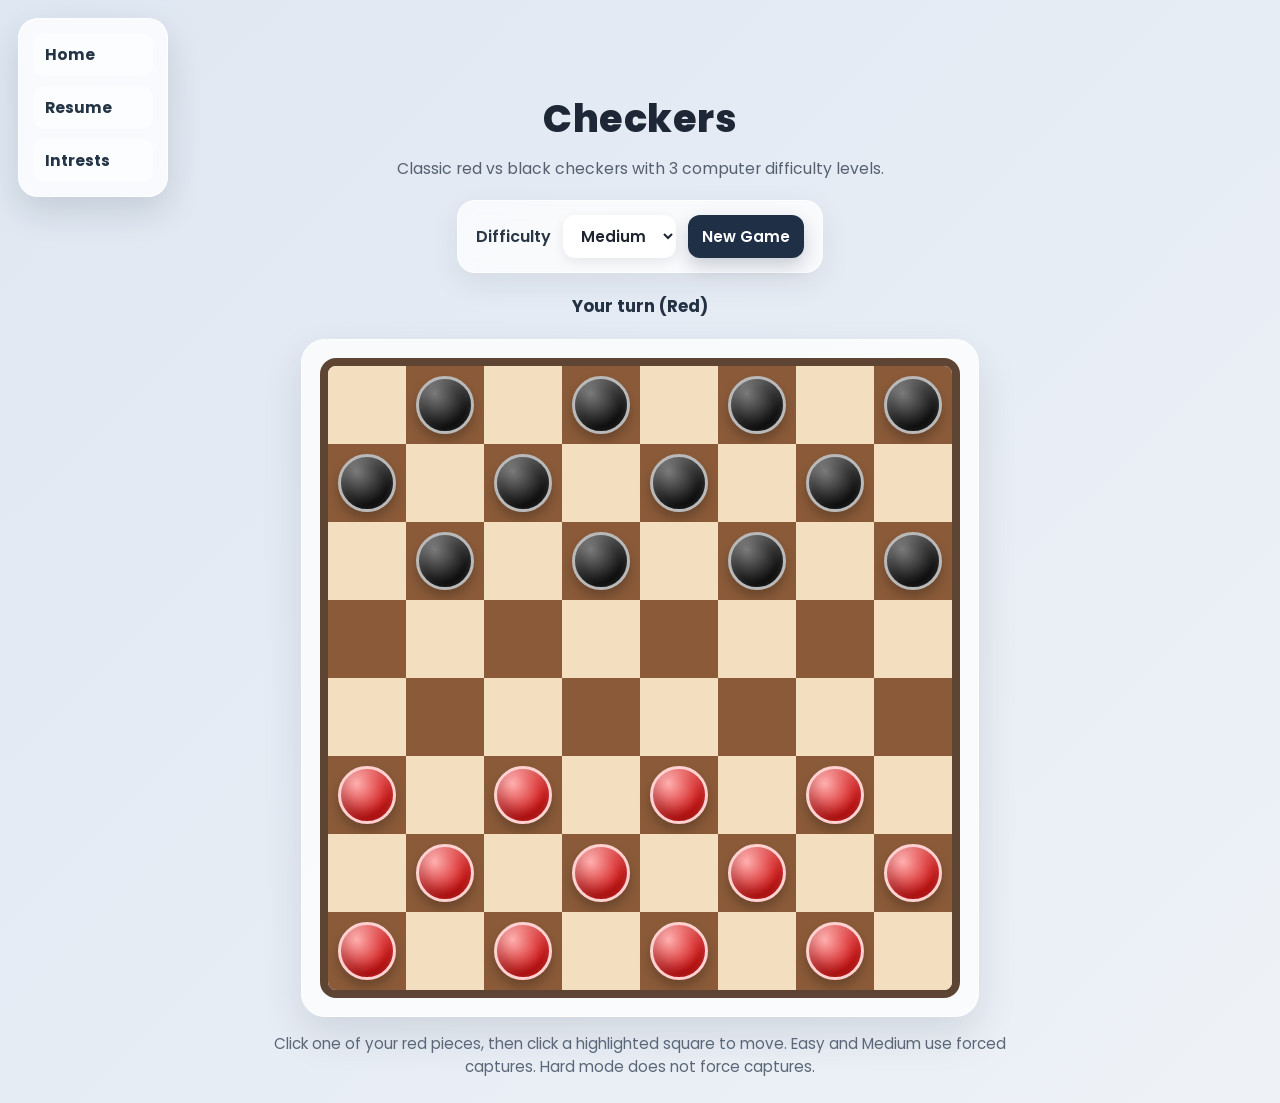
<file: aiwebpage.html>
<!DOCTYPE html>
<html lang="en">
<head>
  <meta charset="UTF-8" />
  <meta name="viewport" content="width=device-width, initial-scale=1.0" />
  <title>Checkers</title>

  <style>
    @import url('https://fonts.googleapis.com/css2?family=Poppins:wght@400;600;700;800&display=swap');

    * {
      box-sizing: border-box;
    }

    body {
      margin: 0;
      font-family: 'Poppins', sans-serif;
      background: linear-gradient(135deg, #dfe7f2, #eef2f7);
      color: #1e2430;
      min-height: 100vh;
      display: flex;
      flex-direction: column;
      align-items: center;
      padding: 90px 24px 24px;
    }

    .page-nav {
      position: fixed;
      top: 18px;
      left: 18px;
      z-index: 1000;
      display: flex;
      flex-direction: column;
      gap: 10px;
      padding: 14px;
      min-width: 150px;
      border-radius: 20px;
      background: rgba(255, 255, 255, 0.78);
      backdrop-filter: blur(14px);
      border: 1px solid rgba(255, 255, 255, 0.85);
      box-shadow: 0 14px 35px rgba(22, 34, 51, 0.14);
    }

    .page-nav a {
      display: block;
      text-decoration: none;
      color: #243447;
      font-size: 0.96rem;
      font-weight: 700;
      padding: 10px 12px;
      border-radius: 12px;
      background: rgba(255, 255, 255, 0.55);
      transition: background 0.2s ease, transform 0.2s ease, box-shadow 0.2s ease;
    }

    .page-nav a:hover {
      background: #ffffff;
      transform: translateX(3px);
      box-shadow: 0 6px 14px rgba(31, 47, 70, 0.10);
    }

    .page-nav a:active {
      transform: translateX(1px);
    }

    h1 {
      margin: 0 0 10px;
      font-size: 2.4rem;
      font-weight: 800;
      letter-spacing: 0.5px;
      color: #1d2735;
      text-align: center;
    }

    .subtitle {
      margin-bottom: 20px;
      color: #556070;
      font-size: 0.98rem;
      text-align: center;
    }

    .top-bar {
      display: flex;
      flex-wrap: wrap;
      gap: 12px;
      align-items: center;
      justify-content: center;
      margin-bottom: 16px;
      background: rgba(255, 255, 255, 0.72);
      backdrop-filter: blur(8px);
      border: 1px solid rgba(255, 255, 255, 0.7);
      box-shadow: 0 10px 30px rgba(22, 34, 51, 0.08);
      border-radius: 18px;
      padding: 14px 18px;
    }

    label {
      font-weight: 600;
      color: #2b3645;
    }

    select,
    button {
      border: none;
      border-radius: 12px;
      padding: 10px 14px;
      font-family: 'Poppins', sans-serif;
      font-size: 0.95rem;
      font-weight: 600;
      cursor: pointer;
      transition: transform 0.15s ease, box-shadow 0.15s ease, background 0.15s ease;
    }

    select {
      background: #ffffff;
      color: #1e2430;
      margin-left: 8px;
      box-shadow: 0 4px 12px rgba(15, 23, 42, 0.08);
    }

    button {
      background: #1f2f46;
      color: white;
      box-shadow: 0 8px 18px rgba(31, 47, 70, 0.22);
    }

    button:hover,
    select:hover {
      transform: translateY(-1px);
    }

    #status {
      margin: 4px 0 18px;
      min-height: 28px;
      font-size: 1.05rem;
      font-weight: 700;
      color: #243244;
      text-align: center;
    }

    .board-wrap {
      background: rgba(255, 255, 255, 0.75);
      padding: 18px;
      border-radius: 24px;
      box-shadow: 0 18px 40px rgba(28, 44, 64, 0.12);
      border: 1px solid rgba(255, 255, 255, 0.7);
    }

    #board {
      display: grid;
      grid-template-columns: repeat(8, 78px);
      grid-template-rows: repeat(8, 78px);
      border-radius: 16px;
      overflow: hidden;
      border: 8px solid #5e4533;
      box-shadow: inset 0 0 0 2px rgba(255,255,255,0.15);
    }

    .cell {
      width: 78px;
      height: 78px;
      display: flex;
      align-items: center;
      justify-content: center;
      position: relative;
      user-select: none;
    }

    .light {
      background: #f3dfc0;
    }

    .dark {
      background: #8b5b39;
    }

    .piece {
      width: 58px;
      height: 58px;
      border-radius: 50%;
      display: flex;
      align-items: center;
      justify-content: center;
      cursor: pointer;
      transition: transform 0.14s ease, box-shadow 0.14s ease;
      box-shadow:
        inset 0 4px 10px rgba(255,255,255,0.18),
        inset 0 -10px 14px rgba(0,0,0,0.22),
        0 7px 12px rgba(0,0,0,0.24);
    }

    .piece:hover {
      transform: scale(1.05);
    }

    .redPiece {
      background: radial-gradient(circle at 30% 28%, #ffb0b0, #d31616 68%);
      border: 3px solid #ffd1d1;
    }

    .blackPiece {
      background: radial-gradient(circle at 30% 28%, #7a7a7a, #131313 68%);
      border: 3px solid #b9b9b9;
    }

    .selected {
      outline: 4px solid #3db8ff;
      outline-offset: 2px;
    }

    .moveHint::after {
      content: "";
      width: 18px;
      height: 18px;
      background: rgba(52, 211, 153, 0.95);
      border-radius: 50%;
      box-shadow: 0 0 0 4px rgba(255,255,255,0.25);
      position: absolute;
    }

    .captureHint::after {
      content: "";
      width: 28px;
      height: 28px;
      border: 4px solid #ffd43b;
      border-radius: 50%;
      position: absolute;
      box-shadow: 0 0 0 3px rgba(255,255,255,0.18);
    }

    .kingMark {
      font-size: 1.5rem;
      color: #ffd54f;
      text-shadow: 0 2px 6px rgba(0,0,0,0.4);
      font-weight: 800;
    }

    .note {
      max-width: 760px;
      text-align: center;
      margin-top: 16px;
      color: #5a6778;
      font-size: 0.95rem;
      line-height: 1.5;
    }

    .modal {
      position: fixed;
      inset: 0;
      background: rgba(16, 24, 36, 0.58);
      display: none;
      align-items: center;
      justify-content: center;
      padding: 20px;
      z-index: 999;
    }

    .modal.show {
      display: flex;
    }

    .modal-card {
      background: white;
      border-radius: 24px;
      padding: 28px 24px;
      width: min(420px, 92vw);
      text-align: center;
      box-shadow: 0 22px 50px rgba(0,0,0,0.22);
      animation: popIn 0.22s ease;
    }

    .modal-emoji {
      font-size: 3.5rem;
      margin-bottom: 10px;
    }

    .modal h2 {
      margin: 0 0 8px;
      font-size: 1.9rem;
      color: #1e293b;
    }

    .modal p {
      margin: 0 0 18px;
      color: #5a6778;
      font-size: 1rem;
    }

    .modal button {
      background: #1f2f46;
      color: white;
    }

    #confetti {
      position: fixed;
      inset: 0;
      pointer-events: none;
      z-index: 998;
    }

    @keyframes popIn {
      from {
        transform: scale(0.9);
        opacity: 0;
      }
      to {
        transform: scale(1);
        opacity: 1;
      }
    }

    @media (max-width: 760px) {
      body {
        padding: 120px 12px 20px;
      }

      .page-nav {
        top: 12px;
        left: 12px;
        min-width: 130px;
        padding: 10px;
      }

      #board {
        grid-template-columns: repeat(8, 42px);
        grid-template-rows: repeat(8, 42px);
      }

      .cell {
        width: 42px;
        height: 42px;
      }

      .piece {
        width: 31px;
        height: 31px;
      }

      .kingMark {
        font-size: 1rem;
      }
    }
  </style>
</head>
<body>
  <div class="page-nav">
    <a href="index.html">Home</a>
    <a href="Resume.html">Resume</a>
    <a href="Intrests.html">Intrests</a>
  </div>

  <canvas id="confetti"></canvas>

  <h1>Checkers</h1>
  <div class="subtitle">Classic red vs black checkers with 3 computer difficulty levels.</div>

  <div class="top-bar">
    <label>
      Difficulty
      <select id="difficulty">
        <option value="easy">Easy</option>
        <option value="medium" selected>Medium</option>
        <option value="hard">Hard</option>
      </select>
    </label>

    <button id="restart">New Game</button>
  </div>

  <div id="status">Your turn (Red)</div>

  <div class="board-wrap">
    <div id="board"></div>
  </div>

  <div class="note">
    Click one of your red pieces, then click a highlighted square to move. Easy and Medium use forced captures.
    Hard mode does not force captures.
  </div>

  <div class="modal" id="resultModal">
    <div class="modal-card">
      <div class="modal-emoji" id="modalEmoji">🎉</div>
      <h2 id="modalTitle">You Win!</h2>
      <p id="modalText">Nice job — you beat the computer.</p>
      <button id="playAgainBtn">Play Again</button>
    </div>
  </div>

  <script>
    const boardEl = document.getElementById("board");
    const statusEl = document.getElementById("status");
    const difficultyEl = document.getElementById("difficulty");
    const restartBtn = document.getElementById("restart");

    const resultModal = document.getElementById("resultModal");
    const modalEmoji = document.getElementById("modalEmoji");
    const modalTitle = document.getElementById("modalTitle");
    const modalText = document.getElementById("modalText");
    const playAgainBtn = document.getElementById("playAgainBtn");

    const confettiCanvas = document.getElementById("confetti");
    const ctx = confettiCanvas.getContext("2d");

    let board = [];
    let selected = null;
    let currentPlayer = "r";
    let gameOver = false;
    let thinking = false;
    let confettiPieces = [];
    let confettiRunning = false;

    const dirs = {
      r: [[-1, -1], [-1, 1]],
      b: [[1, -1], [1, 1]]
    };

    function resizeCanvas() {
      confettiCanvas.width = window.innerWidth;
      confettiCanvas.height = window.innerHeight;
    }

    window.addEventListener("resize", resizeCanvas);
    resizeCanvas();

    function startConfetti() {
      confettiPieces = [];
      for (let i = 0; i < 180; i++) {
        confettiPieces.push({
          x: Math.random() * confettiCanvas.width,
          y: Math.random() * -confettiCanvas.height,
          w: 8 + Math.random() * 7,
          h: 10 + Math.random() * 10,
          vy: 2 + Math.random() * 4,
          vx: -2 + Math.random() * 4,
          rot: Math.random() * Math.PI,
          vr: -0.15 + Math.random() * 0.3,
          color: ["#ef4444", "#22c55e", "#3b82f6", "#f59e0b", "#a855f7", "#ec4899"][Math.floor(Math.random() * 6)]
        });
      }

      confettiRunning = true;
      let frames = 0;

      function animate() {
        if (!confettiRunning) return;

        ctx.clearRect(0, 0, confettiCanvas.width, confettiCanvas.height);

        for (const p of confettiPieces) {
          p.x += p.vx;
          p.y += p.vy;
          p.rot += p.vr;

          ctx.save();
          ctx.translate(p.x, p.y);
          ctx.rotate(p.rot);
          ctx.fillStyle = p.color;
          ctx.fillRect(-p.w / 2, -p.h / 2, p.w, p.h);
          ctx.restore();

          if (p.y > confettiCanvas.height + 30) {
            p.y = -20;
            p.x = Math.random() * confettiCanvas.width;
          }
        }

        frames++;
        if (frames < 220) {
          requestAnimationFrame(animate);
        } else {
          stopConfetti();
        }
      }

      animate();
    }

    function stopConfetti() {
      confettiRunning = false;
      ctx.clearRect(0, 0, confettiCanvas.width, confettiCanvas.height);
    }

    function showModal(win) {
      if (win) {
        modalEmoji.textContent = "🎉";
        modalTitle.textContent = "You Win!";
        modalText.textContent = "Nice job — you beat the computer.";
        startConfetti();
      } else {
        modalEmoji.textContent = "😢";
        modalTitle.textContent = "You Lost";
        modalText.textContent = "The computer won this round. Try again.";
        stopConfetti();
      }
      resultModal.classList.add("show");
    }

    function hideModal() {
      resultModal.classList.remove("show");
      stopConfetti();
    }

    function init() {
      board = Array.from({ length: 8 }, () => Array(8).fill(null));

      for (let r = 0; r < 3; r++) {
        for (let c = 0; c < 8; c++) {
          if ((r + c) % 2 === 1) {
            board[r][c] = { color: "b", king: false };
          }
        }
      }

      for (let r = 5; r < 8; r++) {
        for (let c = 0; c < 8; c++) {
          if ((r + c) % 2 === 1) {
            board[r][c] = { color: "r", king: false };
          }
        }
      }

      selected = null;
      currentPlayer = "r";
      gameOver = false;
      thinking = false;
      hideModal();
      render();
      setStatus("Your turn (Red)");
    }

    function render(hints = []) {
      boardEl.innerHTML = "";

      for (let r = 0; r < 8; r++) {
        for (let c = 0; c < 8; c++) {
          const cell = document.createElement("div");
          cell.className = `cell ${((r + c) % 2 === 0) ? "light" : "dark"}`;
          cell.dataset.r = r;
          cell.dataset.c = c;

          const hint = hints.find(h => h.to[0] === r && h.to[1] === c);
          if (hint) {
            cell.classList.add(hint.capture ? "captureHint" : "moveHint");
          }

          cell.addEventListener("click", () => onCellClick(r, c));

          if (selected && selected[0] === r && selected[1] === c && board[r][c]) {
            cell.appendChild(createPieceEl(board[r][c], true));
          } else if (board[r][c]) {
            cell.appendChild(createPieceEl(board[r][c], false));
          }

          boardEl.appendChild(cell);
        }
      }
    }

    function createPieceEl(piece, isSelected) {
      const el = document.createElement("div");
      el.className = `piece ${piece.color === "r" ? "redPiece" : "blackPiece"} ${isSelected ? "selected" : ""}`;

      if (piece.king) {
        const mark = document.createElement("span");
        mark.className = "kingMark";
        mark.textContent = "♔";
        el.appendChild(mark);
      }

      return el;
    }

    function inside(r, c) {
      return r >= 0 && r < 8 && c >= 0 && c < 8;
    }

    function cloneBoard(b) {
      return b.map(row => row.map(p => p ? { color: p.color, king: p.king } : null));
    }

    function getPieceDirs(piece) {
      if (piece.king) return [[-1, -1], [-1, 1], [1, -1], [1, 1]];
      return dirs[piece.color];
    }

    function isForcedCaptureEnabled() {
      const level = difficultyEl.value;
      return level !== "hard";
    }

    function getMovesForPiece(b, r, c, forceCaptureOnly = false) {
      const piece = b[r][c];
      if (!piece) return [];

      const moves = [];
      const captures = [];

      for (const [dr, dc] of getPieceDirs(piece)) {
        const r1 = r + dr;
        const c1 = c + dc;
        const r2 = r + dr * 2;
        const c2 = c + dc * 2;

        if (inside(r1, c1) && !b[r1][c1] && !forceCaptureOnly) {
          moves.push({
            from: [r, c],
            to: [r1, c1],
            capture: null
          });
        }

        if (
          inside(r2, c2) &&
          b[r1][c1] &&
          b[r1][c1].color !== piece.color &&
          !b[r2][c2]
        ) {
          captures.push({
            from: [r, c],
            to: [r2, c2],
            capture: [r1, c1]
          });
        }
      }

      return forceCaptureOnly ? captures : [...captures, ...moves];
    }

    function getAllMoves(b, color, forcedCaptureMode = true) {
      let all = [];
      let captures = [];

      for (let r = 0; r < 8; r++) {
        for (let c = 0; c < 8; c++) {
          if (b[r][c] && b[r][c].color === color) {
            const pieceMoves = getMovesForPiece(b, r, c, false);
            all.push(...pieceMoves);
            captures.push(...pieceMoves.filter(m => m.capture));
          }
        }
      }

      return (forcedCaptureMode && captures.length) ? captures : all;
    }

    function applyMove(b, move) {
      const newBoard = cloneBoard(b);
      const piece = newBoard[move.from[0]][move.from[1]];

      newBoard[move.from[0]][move.from[1]] = null;
      newBoard[move.to[0]][move.to[1]] = piece;

      if (move.capture) {
        newBoard[move.capture[0]][move.capture[1]] = null;
      }

      if (piece.color === "r" && move.to[0] === 0) piece.king = true;
      if (piece.color === "b" && move.to[0] === 7) piece.king = true;

      let moreCaptures = [];
      if (move.capture) {
        moreCaptures = getMovesForPiece(newBoard, move.to[0], move.to[1], true);
      }

      return {
        board: newBoard,
        moreCaptures
      };
    }

    function onCellClick(r, c) {
      if (gameOver || thinking || currentPlayer !== "r") return;

      const piece = board[r][c];
      const forcedMode = isForcedCaptureEnabled();
      const allPlayerMoves = getAllMoves(board, "r", forcedMode);
      const playerHasCapture = allPlayerMoves.some(m => m.capture);

      if (selected) {
        const selectedMoves = forcedMode && playerHasCapture
          ? getMovesForPiece(board, selected[0], selected[1], true)
          : getMovesForPiece(board, selected[0], selected[1], false);

        const chosenMove = selectedMoves.find(m => m.to[0] === r && m.to[1] === c);

        if (chosenMove) {
          const result = applyMove(board, chosenMove);
          board = result.board;
          selected = [chosenMove.to[0], chosenMove.to[1]];
          render(result.moreCaptures);

          if (chosenMove.capture && result.moreCaptures.length && forcedMode) {
            setStatus("Continue capture");
            return;
          }

          selected = null;

          if (checkEnd()) return;

          currentPlayer = "b";
          render();
          setStatus("Computer thinking...");
          thinking = true;
          setTimeout(computerTurn, 350);
          return;
        }
      }

      if (piece && piece.color === "r") {
        const moves = (forcedMode && playerHasCapture)
          ? getMovesForPiece(board, r, c, true)
          : getMovesForPiece(board, r, c, false);

        if (moves.length) {
          selected = [r, c];
          render(moves);
        }
      }
    }

    function computerTurn() {
      if (gameOver) return;

      const level = difficultyEl.value;
      const forcedMode = level !== "hard";
      const moves = getAllMoves(board, "b", forcedMode);

      if (!moves.length) {
        gameOver = true;
        setStatus("You win!");
        thinking = false;
        showModal(true);
        return;
      }

      let chosenMove;

      if (level === "easy") {
        chosenMove = easyMove(board, moves);
      } else if (level === "medium") {
        chosenMove = mediumMove(board, moves);
      } else {
        chosenMove = hardMove(board, moves);
      }

      let result = applyMove(board, chosenMove);
      board = result.board;

      while (chosenMove.capture && result.moreCaptures.length && forcedMode) {
        chosenMove = level === "easy"
          ? easyMove(board, result.moreCaptures)
          : level === "medium"
            ? mediumMove(board, result.moreCaptures)
            : hardChainMove(board, result.moreCaptures);

        result = applyMove(board, chosenMove);
        board = result.board;
      }

      thinking = false;

      if (checkEnd()) return;

      currentPlayer = "r";
      selected = null;
      render();
      setStatus("Your turn (Red)");
    }

    function easyMove(b, moves) {
      return moves[Math.floor(Math.random() * moves.length)];
    }

    function scoreMove(b, move) {
      let score = 0;
      const piece = b[move.from[0]][move.from[1]];

      if (move.capture) score += 10;
      if (move.to[0] === 7) score += 7;
      if (piece.king) score += 2;

      const centerBonus =
        move.to[0] >= 2 && move.to[0] <= 5 &&
        move.to[1] >= 2 && move.to[1] <= 5;

      if (centerBonus) score += 1.2;
      if (move.to[1] === 0 || move.to[1] === 7) score += 0.7;

      return score + Math.random();
    }

    function mediumMove(b, moves) {
      let best = moves[0];
      let bestScore = -Infinity;

      for (const move of moves) {
        const score = scoreMove(b, move);
        if (score > bestScore) {
          bestScore = score;
          best = move;
        }
      }

      return best;
    }

    function hardChainMove(b, moves) {
      let best = moves[0];
      let bestValue = -Infinity;

      for (const move of moves) {
        const result = applyMove(b, move);
        const value = evaluateBoard(result.board);
        if (value > bestValue) {
          bestValue = value;
          best = move;
        }
      }

      return best;
    }

    function evaluateBoard(b) {
      let score = 0;

      for (let r = 0; r < 8; r++) {
        for (let c = 0; c < 8; c++) {
          const piece = b[r][c];
          if (!piece) continue;

          let value = piece.king ? 5.5 : 3.2;

          if (piece.color === "b") {
            value += r * 0.16;
          } else {
            value += (7 - r) * 0.16;
          }

          const center = r >= 2 && r <= 5 && c >= 2 && c <= 5;
          if (center) value += 0.25;

          if (piece.color === "b") score += value;
          else score -= value;
        }
      }

      score += getAllMoves(b, "b", false).length * 0.06;
      score -= getAllMoves(b, "r", false).length * 0.06;

      return score;
    }

    function minimax(b, depth, maximizing, alpha, beta) {
      const blackMoves = getAllMoves(b, "b", false);
      const redMoves = getAllMoves(b, "r", false);

      if (depth === 0 || !blackMoves.length || !redMoves.length) {
        return { score: evaluateBoard(b) };
      }

      if (maximizing) {
        let best = { score: -Infinity, move: null };

        for (const move of blackMoves) {
          const result = applyMove(b, move);
          const value = minimax(result.board, depth - 1, false, alpha, beta).score;

          if (value > best.score) {
            best = { score: value, move };
          }

          alpha = Math.max(alpha, value);
          if (beta <= alpha) break;
        }

        return best;
      } else {
        let best = { score: Infinity, move: null };

        for (const move of redMoves) {
          const result = applyMove(b, move);
          const value = minimax(result.board, depth - 1, true, alpha, beta).score;

          if (value < best.score) {
            best = { score: value, move };
          }

          beta = Math.min(beta, value);
          if (beta <= alpha) break;
        }

        return best;
      }
    }

    function hardMove(b, moves) {
      const result = minimax(b, 4, true, -Infinity, Infinity);
      return result.move || mediumMove(b, moves);
    }

    function countPieces(color) {
      let count = 0;
      for (let r = 0; r < 8; r++) {
        for (let c = 0; c < 8; c++) {
          if (board[r][c] && board[r][c].color === color) {
            count++;
          }
        }
      }
      return count;
    }

    function checkEnd() {
      const forcedMode = isForcedCaptureEnabled();

      const redCount = countPieces("r");
      const blackCount = countPieces("b");
      const redMoves = getAllMoves(board, "r", forcedMode).length;
      const blackMoves = getAllMoves(board, "b", forcedMode).length;

      if (redCount === 0 || redMoves === 0) {
        gameOver = true;
        render();
        setStatus("Computer wins!");
        showModal(false);
        return true;
      }

      if (blackCount === 0 || blackMoves === 0) {
        gameOver = true;
        render();
        setStatus("You win!");
        showModal(true);
        return true;
      }

      return false;
    }

    function setStatus(text) {
      statusEl.textContent = text;
    }

    restartBtn.addEventListener("click", init);
    playAgainBtn.addEventListener("click", init);
    resultModal.addEventListener("click", (e) => {
      if (e.target === resultModal) hideModal();
    });

    init();
  </script>
</body>
</html>
</file>
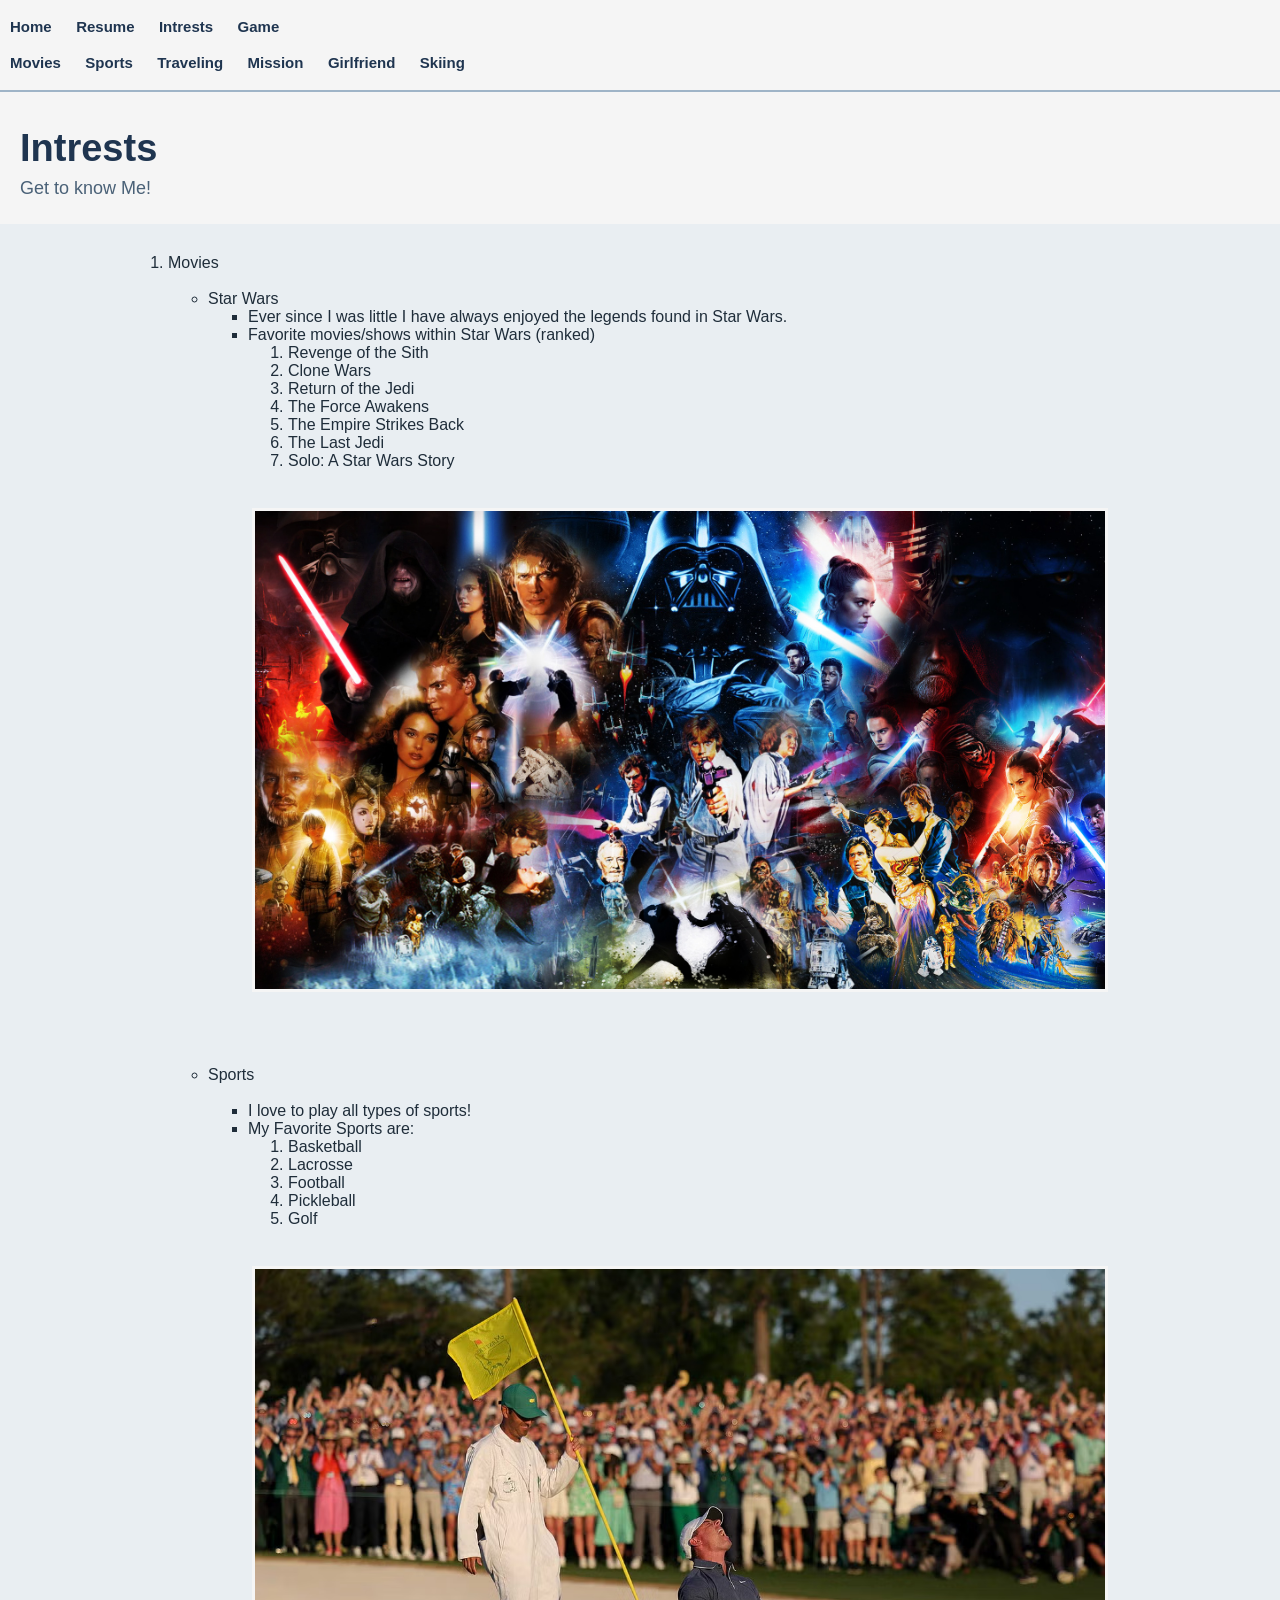
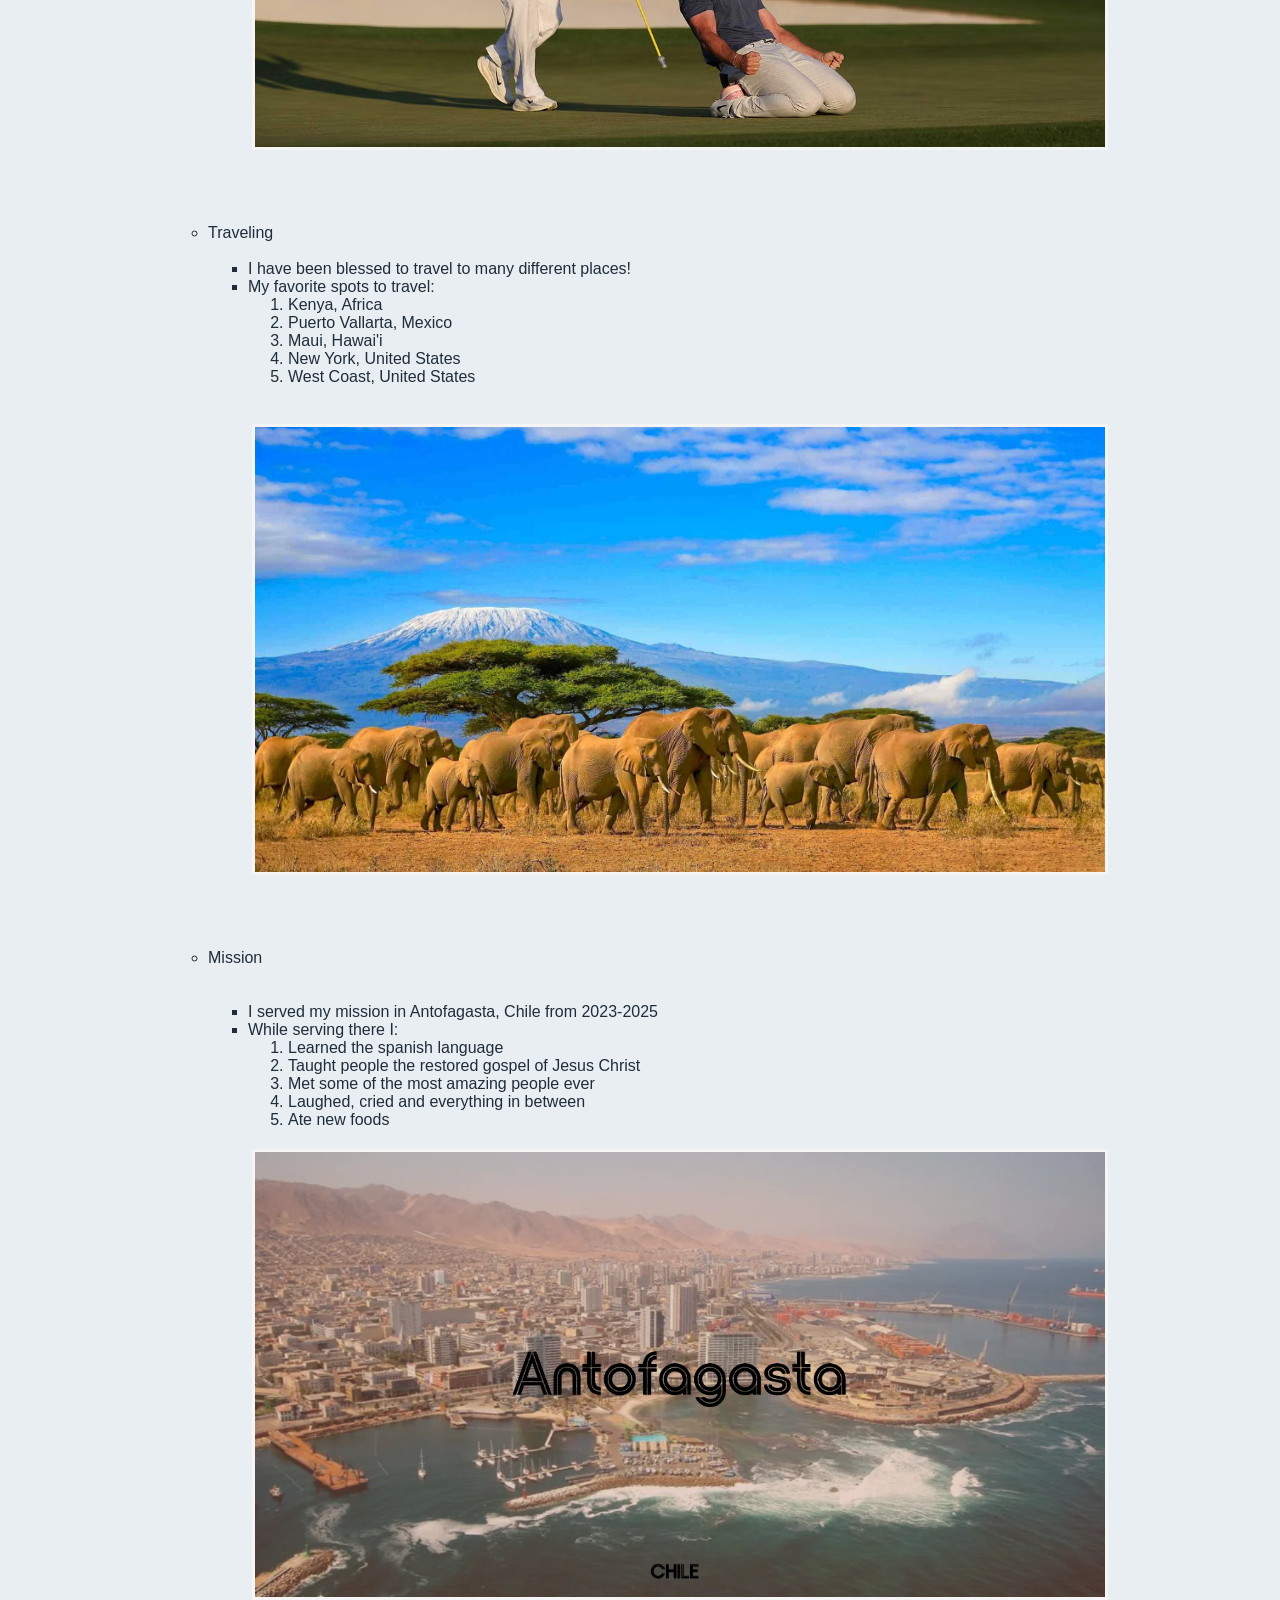
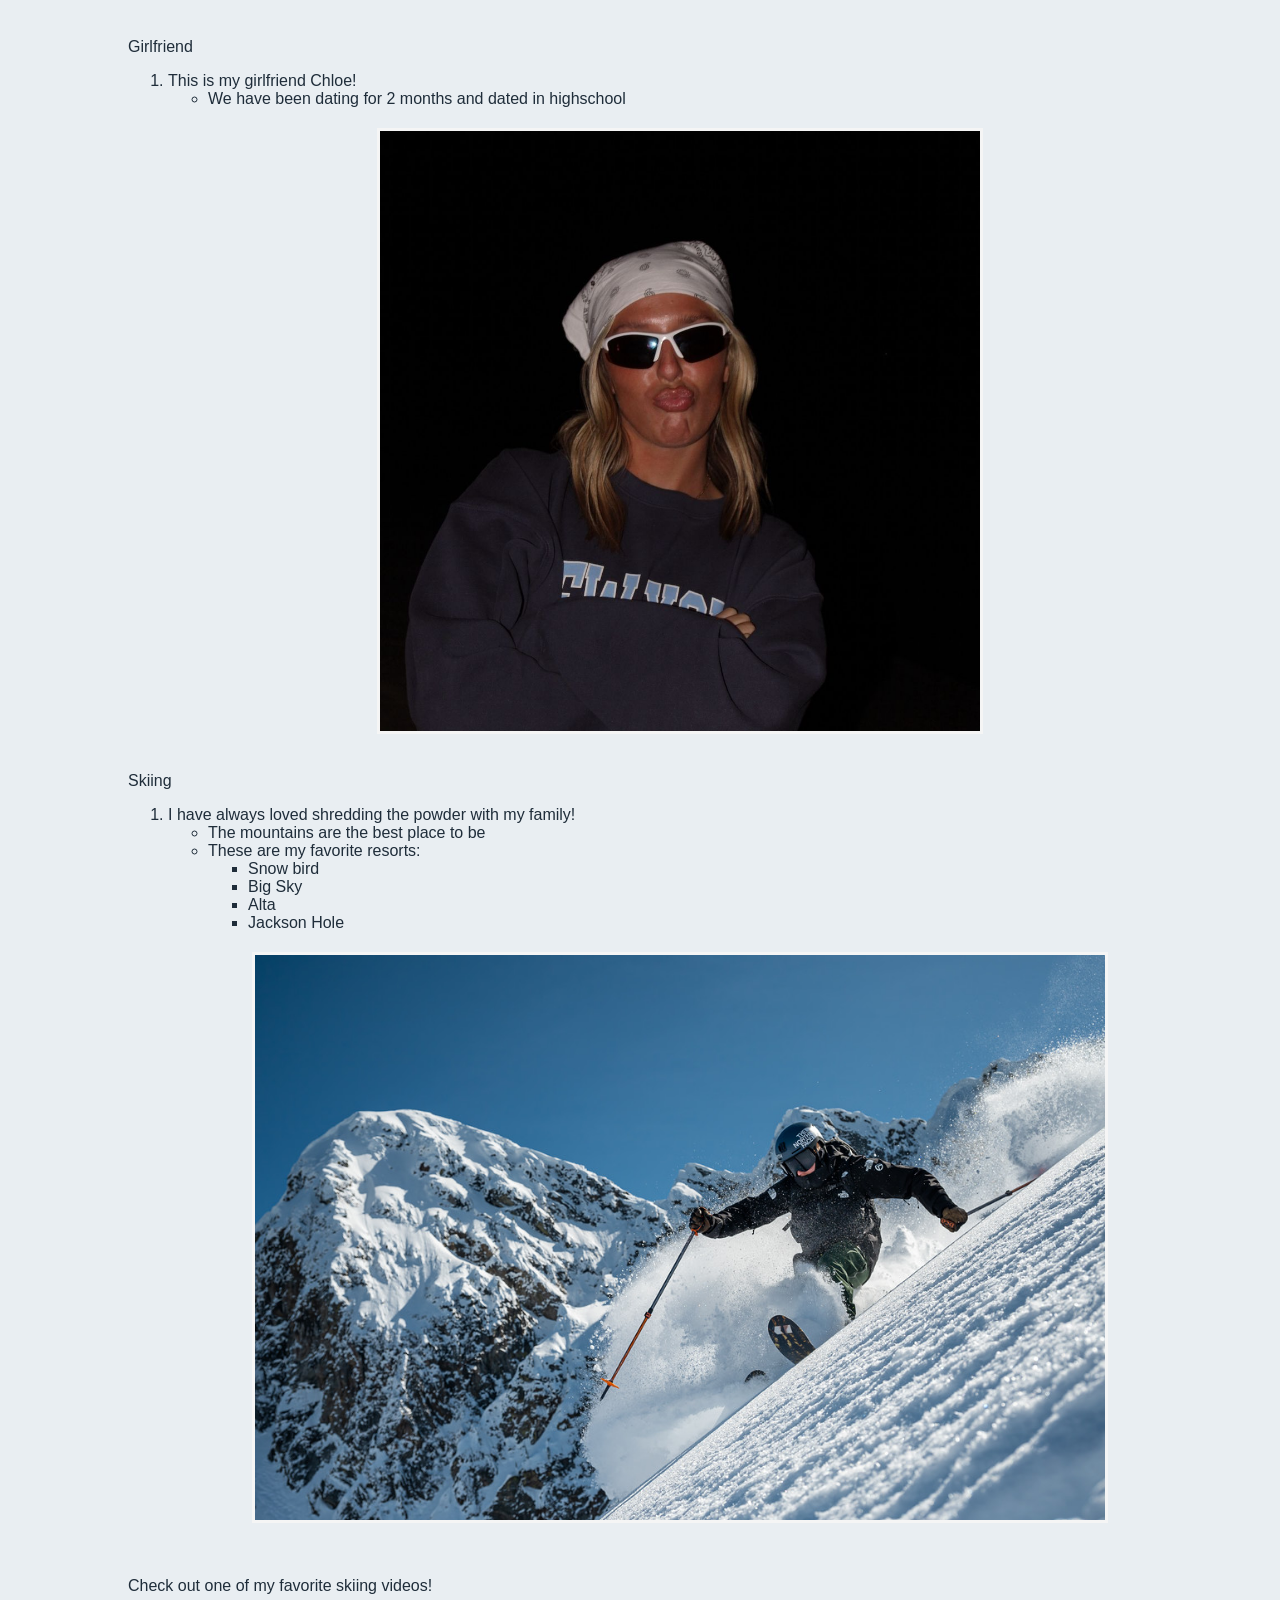
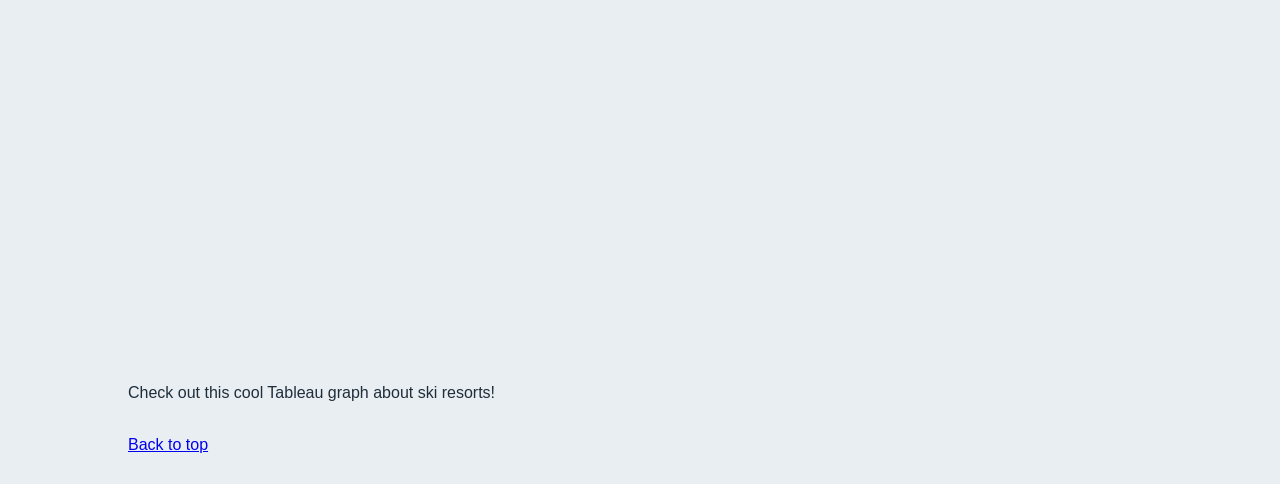
<file: Intrests.html>
<html lang="en">
    <head>
        <meta charset="utf-8" />
        <meta name="viewport" content="width=device-width, initial-scale=1, shrink-to-fit=no" />
        <meta name="description" content="" />
        <meta name="author" content="" />
        <title>Tanner Crane - Intrests</title>
        <link href="css/mystyles.css" rel="stylesheet">
    </head>
    <body id="top">
        <!--Navigation-->
        <div class="rnav">
            <a href="index.html">Home</a> 
            <a href="Resume.html">Resume</a> 
            <a href="Intrests.html">Intrests</a> 
            <a href="aiwebpage.html">Game</a> 
            <br><br>
            <a href="#Movies">Movies</a> 
            <a href="#Sports">Sports</a> 
            <a href="#Traveling">Traveling</a> 
            <a href="#Mission">Mission</a>
            <a href="#Girlfriend">Girlfriend</a>
            <a href="#Skiing">Skiing</a>
        </div>
        
        <!-- Page Header-->
        <div class="rhead">
            <h1>Intrests</h1>
            <span class="rsubhead">Get to know Me!</span>
        </div>

        <!-- Main Content-->
        <main class="rmain">
            <div id="Movies">
                <ol>
                    <li> Movies
                        <br><br>
                        <ul>
                            <li>Star Wars</li>
                                <ul>
                                    <li>Ever since I was little I have always enjoyed the legends found in Star Wars.</li>
                                    <li>Favorite movies/shows within Star Wars (ranked)
                                        <ol>
                                            <li>Revenge of the Sith</li>
                                            <li>Clone Wars</li>
                                            <li>Return of the Jedi</li>
                                            <li>The Force Awakens</li>
                                            <li>The Empire Strikes Back</li>
                                            <li>The Last Jedi</li>
                                            <li>Solo: A Star Wars Story</li> 
                                        </ol>
                                    </li>
                                </ul>
                                <br>
                                <img src="assets/img/Star Wars.jpg" height="550px" width="900px">
                                 <br><br><br>
                            </li>
                            <li id="Sports"> Sports
                                <br><br>
                                <ul>
                                    <li>I love to play all types of sports!</li>
                                    <li> My Favorite Sports are:
                                        <ol>
                                            <li>Basketball</li>
                                            <li>Lacrosse</li>
                                            <li>Football</li>
                                            <li>Pickleball</li>
                                            <li>Golf</li>
                                        </ol>
                                    </li> 
                                </ul>
                                <br>
                                <img src="assets/img/Golf.avif" height="550px" width="900px">
                                 <br><br><br>
                            </li>
                            <li id="Traveling"> Traveling
                                <br><br>
                                <ul>
                                    <li>I have been blessed to travel to many different places!</li>
                                    <li> My favorite spots to travel:
                                        <ol>
                                            <li>Kenya, Africa</li>
                                            <li>Puerto Vallarta, Mexico</li>
                                            <li>Maui, Hawai'i</li>
                                            <li>New York, United States</li>
                                            <li>West Coast, United States</li>
                                        </ol>
                                    </li> 
                                </ul>
                                <br>
                                <img src="assets/img/Africa.jpeg" height="450px" width="900px">
                                <br><br><br>
                            </li>
                            <li id="Mission"> Mission
                                <br><br><br>
                                <ul>
                                    <li>I served my mission in Antofagasta, Chile from 2023-2025</li>
                                    <li> While serving there I:
                                        <ol>
                                            <li>Learned the spanish language</li>
                                            <li>Taught people the restored gospel of Jesus Christ</li>
                                            <li>Met some of the most amazing people ever</li>
                                            <li>Laughed, cried and everything in between</li>
                                            <li>Ate new foods</li>
                                        </ol>
                                    </li> 
                                </ul>
                                <img src="assets/img/Antofagasta.webp" height="450px" width="900px">
                            </li>
                        </ul>
                    </li>
                </ol>
                <br>
            </div>
            <div id="Girlfriend"> Girlfriend
                <ol>
                    <li> This is my girlfriend Chloe!
                        <ul>
                            <li>We have been dating for 2 months and dated in highschool</li>
                            <img src="assets/img/Chlo2.jpeg" height="550px" width="600px"> 
                        </ul>
                    </li>
                </ol>
                <br>
            </div>
            <div id="Skiing"> Skiing
                <ol>
                    <li>I have always loved shredding the powder with my family!
                        <ul>
                            <li>The mountains are the best place to be</li>
                            <li>These are my favorite resorts:
                                <ul>
                                    <li>Snow bird</li>
                                    <li>Big Sky</li>                                
                                    <li>Alta</li>
                                    <li>Jackson Hole</li>
                                </ul>
                            </li>
                            <img src="assets/img/Skiing.jpg" height="550px" width="900px">
                        </ul>
                    </li>
                </ol>
                <br>
            </div>
            
          <div>
    <p>Check out one of my favorite skiing videos!</p>
    <iframe width="560" height="315" src="https://www.youtube.com/embed/fbqHK8i-HdA" title="YouTube video player" frameborder="0" allow="accelerometer; autoplay; clipboard-write; encrypted-media; gyroscope; picture-in-picture; web-share" allowfullscreen></iframe>
    <br>
</div>
          <div>
    <p>Check out this cool Tableau graph about ski resorts!</p>
    <div class='tableauPlaceholder' id='vizSki' style='position: relative'>
        <noscript>
            <a href='#'>
                <img alt='Ski Resorts'
                src='https://public.tableau.com/static/images/sk/skireportviews/Sheet1/1.png'
                style='border: none' />
            </a>
        </noscript>
        <object class='tableauViz' style='display:none;'>
            <param name='host_url' value='https%3A%2F%2Fpublic.tableau.com%2F' />
            <param name='embed_code_version' value='3' />
            <param name='site_root' value='' />
            <param name='name' value='skireportviews/Sheet1' />
            <param name='tabs' value='no' />
            <param name='toolbar' value='yes' />
            <param name='static_image' value='https://public.tableau.com/static/images/sk/skireportviews/Sheet1/1.png' />
            <param name='animate_transition' value='yes' />
            <param name='display_static_image' value='yes' />
            <param name='display_spinner' value='yes' />
            <param name='display_overlay' value='yes' />
            <param name='display_count' value='yes' />
            <param name='language' value='en-US' />
        </object>
    </div>

    <script type='text/javascript'>
        var divElement = document.getElementById('vizSki');
        var vizElement = divElement.getElementsByTagName('object')[0];
        vizElement.style.width='900px';
        vizElement.style.height='800px';
        var scriptElement = document.createElement('script');
        scriptElement.src = 'https://public.tableau.com/javascripts/api/viz_v1.js';
        vizElement.parentNode.insertBefore(scriptElement, vizElement);
    </script>
    <br>
        <a href="#top">Back to top</a>
    </div>
</main>
</body>
</html>
</file>
<file: css/mystyles.css>
body {
    background-color: #e9eef2;
    font-family: Arial, Helvetica, sans-serif;
    color: #1f2d3a;
    margin: 0;
    padding: 0;
}

.rnav {
    background-color: whitesmoke;
    padding: 18px 0;
    border-bottom: 2px solid #9fb4c7;
}

.rnav a {
    color: #1f3550;
    text-decoration: none;
    margin: 0 10px;
    font-weight: bold;
    font-size: 15px;
}

.rnav a:hover {
    text-decoration: underline;
}

.rhead {
    background-color: whitesmoke;
    padding: 35px 20px 25px 20px;
}

.rhead h1 {
    margin: 0;
    font-size: 38px;
    color: #1f3550;
}

.rsubhead {
    display: block;
    margin-top: 8px;
    font-size: 18px;
    color: #4a6177;
}

.rmain {
    width: 80%;
    margin: 30px auto;
}

img {
    display: block;
    margin: 20px auto;
    max-width: 90%;
    height: auto;
    border: 3px solid whitesmoke;
}

iframe {
    display: block;
    margin: 20px auto;
    max-width: 100%;
}

.tableauPlaceholder {
    margin: 0 auto;
}
</file>
